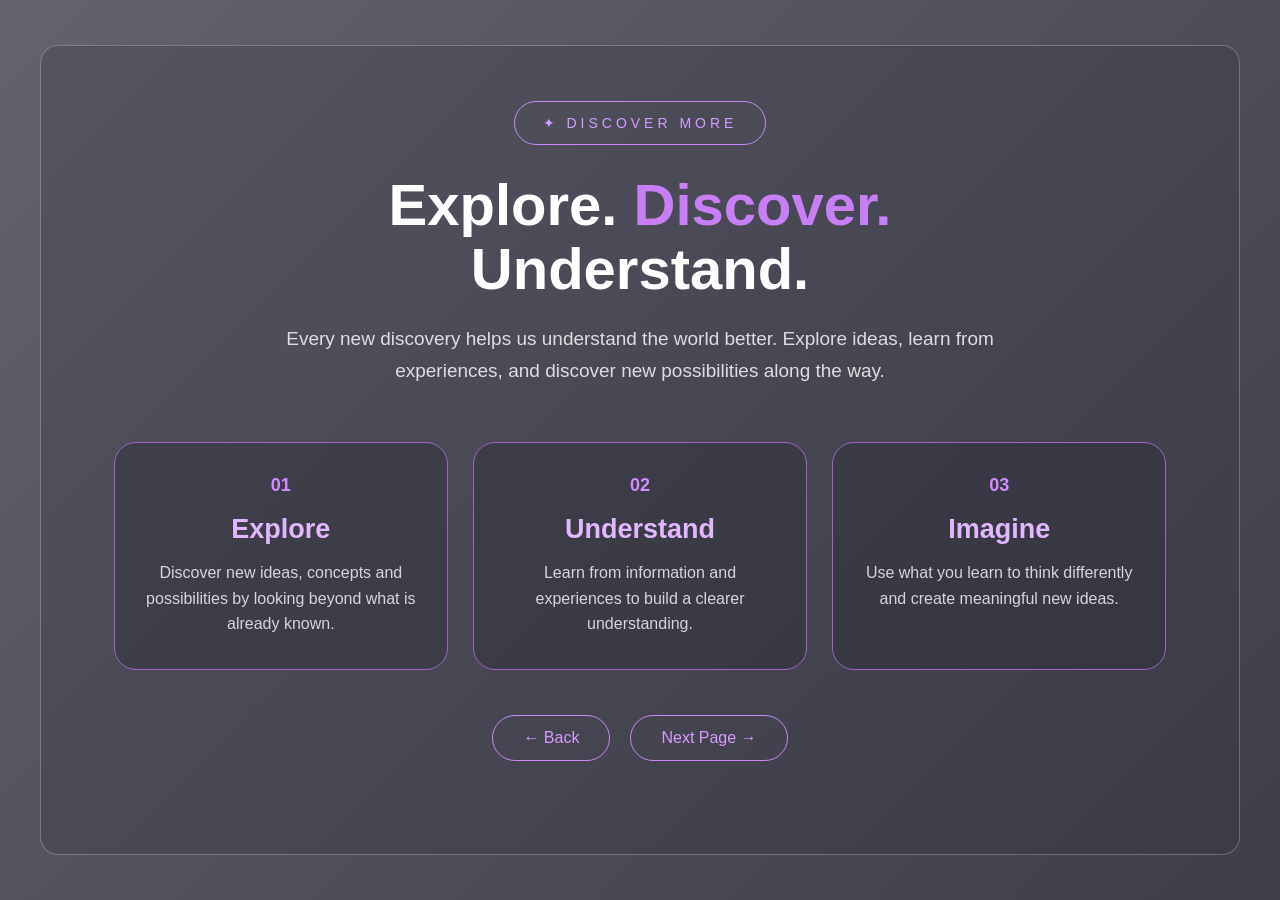
<file: next.html>
<!DOCTYPE html>
<html lang="en">
<head>
    <meta charset="UTF-8">
    <meta name="viewport" content="width=device-width, initial-scale=1.0">
    <title>What We Discover</title>

    <style>
        * {
            margin: 0;
            padding: 0;
            box-sizing: border-box;
            font-family: Arial, Helvetica, sans-serif;
        }

        body {
            min-height: 100vh;
            background: linear-gradient(135deg, #62636e, #3d3e49);
            color: white;
            display: flex;
            justify-content: center;
            align-items: center;
            padding: 30px;
        }

        .page {
            width: 100%;
            max-width: 1200px;
            min-height: 90vh;
            text-align: center;
            padding: 55px 60px;
            border: 1px solid rgba(255,255,255,0.25);
            border-radius: 18px;
            background: rgba(50, 51, 61, 0.25);
        }

        .tag {
            display: inline-block;
            padding: 13px 28px;
            border: 1px solid #c987f5;
            border-radius: 30px;
            color: #d59bff;
            letter-spacing: 4px;
            font-size: 14px;
            margin-bottom: 28px;
        }

        h1 {
            font-size: 58px;
            line-height: 1.1;
            margin-bottom: 22px;
        }

        h1 span {
            color: #c87ff5;
        }

        .intro {
            max-width: 760px;
            margin: auto;
            color: #dddddf;
            font-size: 19px;
            line-height: 1.7;
            margin-bottom: 55px;
        }

        .cards {
            display: flex;
            justify-content: center;
            gap: 25px;
            flex-wrap: wrap;
        }

        .card {
            width: 31%;
            min-width: 250px;
            min-height: 210px;
            padding: 32px 25px;
            border: 1.5px solid #9e65c7;
            border-radius: 22px;
            background: rgba(45, 46, 56, 0.45);
            transition: 0.3s;
        }

        .card:hover {
            transform: translateY(-8px);
            border-color: #d18aff;
            box-shadow: 0 10px 30px rgba(190, 110, 255, 0.18);
        }

        .number {
            font-size: 18px;
            color: #d18aff;
            font-weight: bold;
            margin-bottom: 18px;
        }

        .card h2 {
            color: #e2b7ff;
            font-size: 27px;
            margin-bottom: 15px;
        }

        .card p {
            color: #d5d5d8;
            font-size: 16px;
            line-height: 1.6;
        }

        .buttons {
            margin-top: 45px;
            display: flex;
            justify-content: center;
            gap: 20px;
        }

        button {
            padding: 13px 30px;
            border-radius: 30px;
            border: 1px solid #c987f5;
            background: transparent;
            color: #d89bff;
            font-size: 16px;
            cursor: pointer;
            transition: 0.3s;
        }

        button:hover {
            background: #c987f5;
            color: white;
        }

        @media (max-width: 800px) {
            h1 {
                font-size: 42px;
            }

            .page {
                padding: 40px 20px;
            }

            .card {
                width: 100%;
            }
        }
    </style>
</head>

<body>

    <div class="page">

        <div class="tag">✦ DISCOVER MORE</div>

        <h1>
            Explore. <span>Discover.</span><br>
            Understand.
        </h1>

        <p class="intro">
            Every new discovery helps us understand the world better.
            Explore ideas, learn from experiences, and discover new
            possibilities along the way.
        </p>

        <div class="cards">

            <div class="card">
                <div class="number">01</div>
                <h2>Explore</h2>
                <p>
                    Discover new ideas, concepts and possibilities
                    by looking beyond what is already known.
                </p>
            </div>

            <div class="card">
                <div class="number">02</div>
                <h2>Understand</h2>
                <p>
                    Learn from information and experiences to
                    build a clearer understanding.
                </p>
            </div>

            <div class="card">
                <div class="number">03</div>
                <h2>Imagine</h2>
                <p>
                    Use what you learn to think differently and
                    create meaningful new ideas.
                </p>
            </div>

        </div>

        <div class="buttons">
            <button onclick="history.back()">← Back</button>

            <button onclick="window.location.href='page3.html'">
                Next Page →
            </button>
        </div>

    </div>

</body>
</html>
</file>
